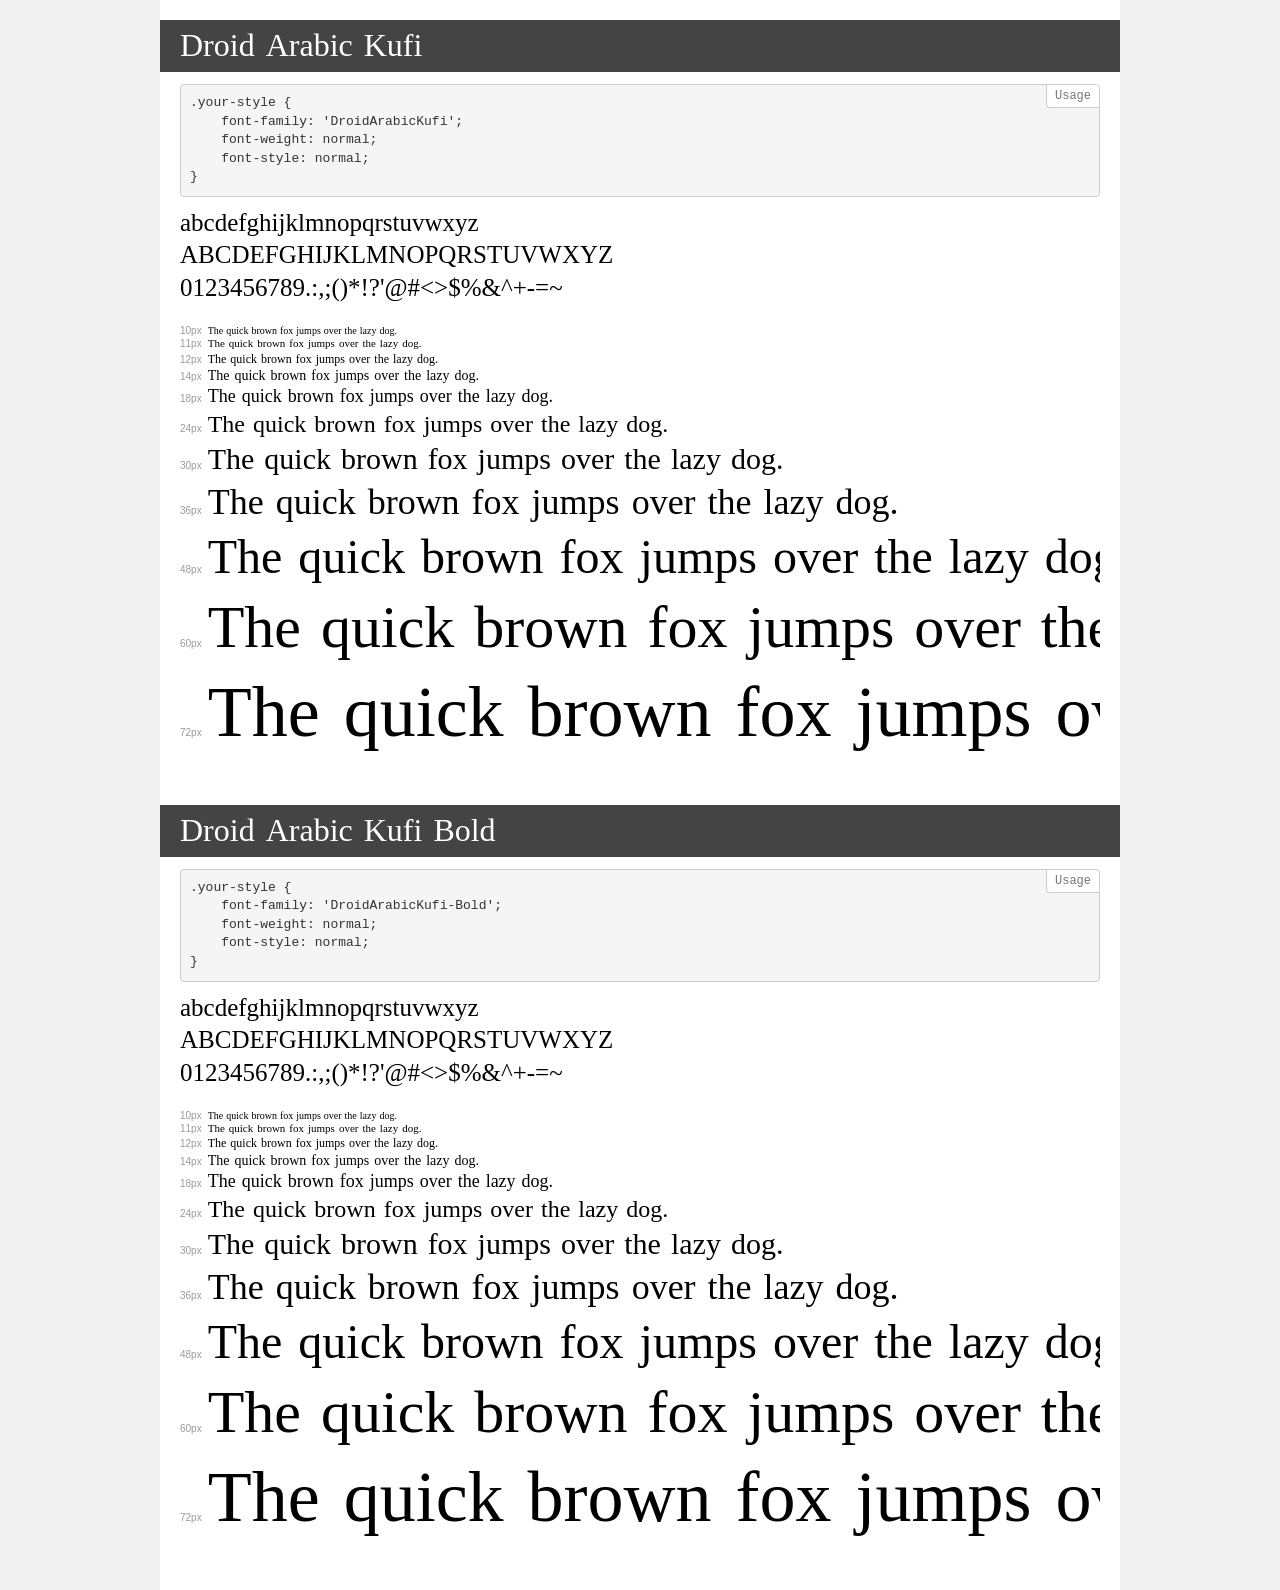
<file: wform/fonts/droid-arabic-kufi/demo.html>
<!DOCTYPE html>
<html>
<head>
    <meta charset="utf-8">
    <meta http-equiv="X-UA-Compatible" content="IE=edge">
    <meta name="viewport" content="width=device-width, initial-scale=1">
    <meta name="robots" content="noindex, noarchive">
    <meta name="format-detection" content="telephone=no">
    <title>Transfonter demo</title>
    <link href="stylesheet.css" rel="stylesheet">
    <style>
        /*
        http://meyerweb.com/eric/tools/css/reset/
        v2.0 | 20110126
        License: none (public domain)
        */
        html, body, div, span, applet, object, iframe,
        h1, h2, h3, h4, h5, h6, p, blockquote, pre,
        a, abbr, acronym, address, big, cite, code,
        del, dfn, em, img, ins, kbd, q, s, samp,
        small, strike, strong, sub, sup, tt, var,
        b, u, i, center,
        dl, dt, dd, ol, ul, li,
        fieldset, form, label, legend,
        table, caption, tbody, tfoot, thead, tr, th, td,
        article, aside, canvas, details, embed,
        figure, figcaption, footer, header, hgroup,
        menu, nav, output, ruby, section, summary,
        time, mark, audio, video {
            margin: 0;
            padding: 0;
            border: 0;
            font-size: 100%;
            font: inherit;
            vertical-align: baseline;
        }
        /* HTML5 display-role reset for older browsers */
        article, aside, details, figcaption, figure,
        footer, header, hgroup, menu, nav, section {
            display: block;
        }
        body {
            line-height: 1;
        }
        ol, ul {
            list-style: none;
        }
        blockquote, q {
            quotes: none;
        }
        blockquote:before, blockquote:after,
        q:before, q:after {
            content: '';
            content: none;
        }
        table {
            border-collapse: collapse;
            border-spacing: 0;
        }
        /* common styles */
        body {
            background: #f1f1f1;
            color: #000;
        }
        .page {
            background: #fff;
            width: 920px;
            margin: 0 auto;
            padding: 20px 20px 0 20px;
            overflow: hidden;
        }
        .font-container {
            overflow-x: auto;
            overflow-y: hidden;
            margin-bottom: 40px;
            line-height: 1.3;
            white-space: nowrap;
            padding-bottom: 5px;
        }
        h1 {
            position: relative;
            background: #444;
            font-size: 32px;
            color: #fff;
            padding: 10px 20px;
            margin: 0 -20px 12px -20px;
        }
        .letters {
            font-size: 25px;
            margin-bottom: 20px;
        }
        .s10:before {
            content: '10px';
        }
        .s11:before {
            content: '11px';
        }
        .s12:before {
            content: '12px';
        }
        .s14:before {
            content: '14px';
        }
        .s18:before {
            content: '18px';
        }
        .s24:before {
            content: '24px';
        }
        .s30:before {
            content: '30px';
        }
        .s36:before {
            content: '36px';
        }
        .s48:before {
            content: '48px';
        }
        .s60:before {
            content: '60px';
        }
        .s72:before {
            content: '72px';
        }
        .s10:before, .s11:before, .s12:before, .s14:before,
        .s18:before, .s24:before, .s30:before, .s36:before,
        .s48:before, .s60:before, .s72:before {
            font-family: Arial, sans-serif;
            font-size: 10px;
            font-weight: normal;
            font-style: normal;
            color: #999;
            padding-right: 6px;
        }
        pre {
            display: block;
            position: relative;
            padding: 9px;
            margin: 0 0 10px;
            font-family: Monaco, Menlo, Consolas, "Courier New", monospace !important;
            font-size: 13px;
            line-height: 1.428571429;
            color: #333;
            font-weight: normal !important;
            font-style: normal !important;
            background-color: #f5f5f5;
            border: 1px solid #ccc;
            overflow-x: auto;
            border-radius: 4px;
        }
        pre:after {
            display: block;
            position: absolute;
            right: 0;
            top: 0;
            content: 'Usage';
            line-height: 1;
            padding: 5px 8px;
            font-size: 12px;
            color: #767676;
            background-color: #fff;
            border: 1px solid #ccc;
            border-right: none;
            border-top: none;
            border-radius: 0 4px 0 4px;
            z-index: 10;
        }
        /* responsive */
        @media (max-width: 959px) {
            .page {
                width: auto;
                margin: 0;
            }
        }
    </style>
</head>
<body>
<div class="page">
    <div class="demo" style="font-family: 'DroidArabicKufi'; font-weight: normal; font-style: normal;">
        <h1>Droid Arabic Kufi</h1>
        <pre>.your-style {
    font-family: 'DroidArabicKufi';
    font-weight: normal;
    font-style: normal;
}</pre>
        <div class="font-container">
            <p class="letters">
                abcdefghijklmnopqrstuvwxyz<br>
ABCDEFGHIJKLMNOPQRSTUVWXYZ<br>
                0123456789.:,;()*!?'@#<>$%&^+-=~
            </p>
            <p class="s10" style="font-size: 10px;">The quick brown fox jumps over the lazy dog.</p>
            <p class="s11" style="font-size: 11px;">The quick brown fox jumps over the lazy dog.</p>
            <p class="s12" style="font-size: 12px;">The quick brown fox jumps over the lazy dog.</p>
            <p class="s14" style="font-size: 14px;">The quick brown fox jumps over the lazy dog.</p>
            <p class="s18" style="font-size: 18px;">The quick brown fox jumps over the lazy dog.</p>
            <p class="s24" style="font-size: 24px;">The quick brown fox jumps over the lazy dog.</p>
            <p class="s30" style="font-size: 30px;">The quick brown fox jumps over the lazy dog.</p>
            <p class="s36" style="font-size: 36px;">The quick brown fox jumps over the lazy dog.</p>
            <p class="s48" style="font-size: 48px;">The quick brown fox jumps over the lazy dog.</p>
            <p class="s60" style="font-size: 60px;">The quick brown fox jumps over the lazy dog.</p>
            <p class="s72" style="font-size: 72px;">The quick brown fox jumps over the lazy dog.</p>
        </div>
    </div>
    <div class="demo" style="font-family: 'DroidArabicKufi-Bold'; font-weight: normal; font-style: normal;">
        <h1>Droid Arabic Kufi Bold</h1>
        <pre>.your-style {
    font-family: 'DroidArabicKufi-Bold';
    font-weight: normal;
    font-style: normal;
}</pre>
        <div class="font-container">
            <p class="letters">
                abcdefghijklmnopqrstuvwxyz<br>
ABCDEFGHIJKLMNOPQRSTUVWXYZ<br>
                0123456789.:,;()*!?'@#<>$%&^+-=~
            </p>
            <p class="s10" style="font-size: 10px;">The quick brown fox jumps over the lazy dog.</p>
            <p class="s11" style="font-size: 11px;">The quick brown fox jumps over the lazy dog.</p>
            <p class="s12" style="font-size: 12px;">The quick brown fox jumps over the lazy dog.</p>
            <p class="s14" style="font-size: 14px;">The quick brown fox jumps over the lazy dog.</p>
            <p class="s18" style="font-size: 18px;">The quick brown fox jumps over the lazy dog.</p>
            <p class="s24" style="font-size: 24px;">The quick brown fox jumps over the lazy dog.</p>
            <p class="s30" style="font-size: 30px;">The quick brown fox jumps over the lazy dog.</p>
            <p class="s36" style="font-size: 36px;">The quick brown fox jumps over the lazy dog.</p>
            <p class="s48" style="font-size: 48px;">The quick brown fox jumps over the lazy dog.</p>
            <p class="s60" style="font-size: 60px;">The quick brown fox jumps over the lazy dog.</p>
            <p class="s72" style="font-size: 72px;">The quick brown fox jumps over the lazy dog.</p>
        </div>
    </div>
</div>
</body>
</html>
</file>
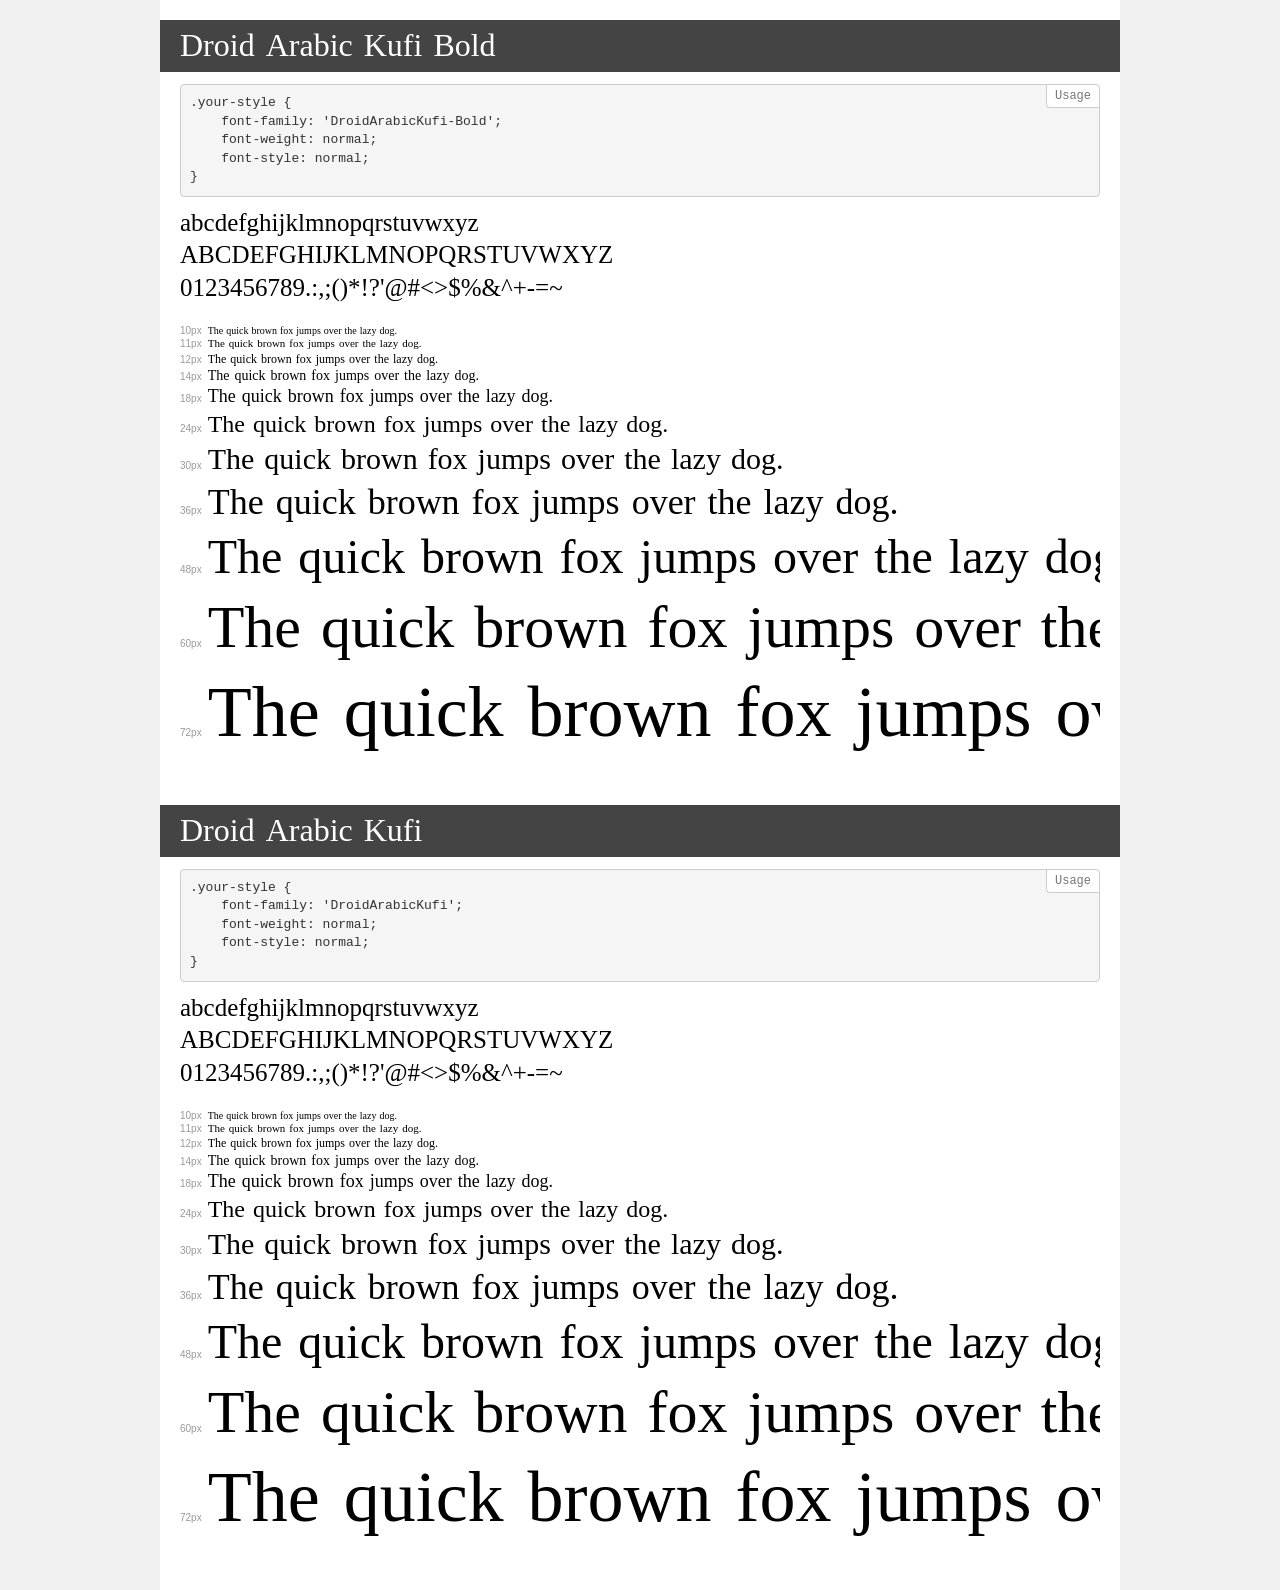
<file: wform/fonts/droid-arabic-kufi2/demo.html>
<!DOCTYPE html>
<html>
<head>
    <meta charset="utf-8">
    <meta http-equiv="X-UA-Compatible" content="IE=edge">
    <meta name="viewport" content="width=device-width, initial-scale=1">
    <meta name="robots" content="noindex, noarchive">
    <meta name="format-detection" content="telephone=no">
    <title>Transfonter demo</title>
    <link href="stylesheet.css" rel="stylesheet">
    <style>
        /*
        http://meyerweb.com/eric/tools/css/reset/
        v2.0 | 20110126
        License: none (public domain)
        */
        html, body, div, span, applet, object, iframe,
        h1, h2, h3, h4, h5, h6, p, blockquote, pre,
        a, abbr, acronym, address, big, cite, code,
        del, dfn, em, img, ins, kbd, q, s, samp,
        small, strike, strong, sub, sup, tt, var,
        b, u, i, center,
        dl, dt, dd, ol, ul, li,
        fieldset, form, label, legend,
        table, caption, tbody, tfoot, thead, tr, th, td,
        article, aside, canvas, details, embed,
        figure, figcaption, footer, header, hgroup,
        menu, nav, output, ruby, section, summary,
        time, mark, audio, video {
            margin: 0;
            padding: 0;
            border: 0;
            font-size: 100%;
            font: inherit;
            vertical-align: baseline;
        }
        /* HTML5 display-role reset for older browsers */
        article, aside, details, figcaption, figure,
        footer, header, hgroup, menu, nav, section {
            display: block;
        }
        body {
            line-height: 1;
        }
        ol, ul {
            list-style: none;
        }
        blockquote, q {
            quotes: none;
        }
        blockquote:before, blockquote:after,
        q:before, q:after {
            content: '';
            content: none;
        }
        table {
            border-collapse: collapse;
            border-spacing: 0;
        }
        /* common styles */
        body {
            background: #f1f1f1;
            color: #000;
        }
        .page {
            background: #fff;
            width: 920px;
            margin: 0 auto;
            padding: 20px 20px 0 20px;
            overflow: hidden;
        }
        .font-container {
            overflow-x: auto;
            overflow-y: hidden;
            margin-bottom: 40px;
            line-height: 1.3;
            white-space: nowrap;
            padding-bottom: 5px;
        }
        h1 {
            position: relative;
            background: #444;
            font-size: 32px;
            color: #fff;
            padding: 10px 20px;
            margin: 0 -20px 12px -20px;
        }
        .letters {
            font-size: 25px;
            margin-bottom: 20px;
        }
        .s10:before {
            content: '10px';
        }
        .s11:before {
            content: '11px';
        }
        .s12:before {
            content: '12px';
        }
        .s14:before {
            content: '14px';
        }
        .s18:before {
            content: '18px';
        }
        .s24:before {
            content: '24px';
        }
        .s30:before {
            content: '30px';
        }
        .s36:before {
            content: '36px';
        }
        .s48:before {
            content: '48px';
        }
        .s60:before {
            content: '60px';
        }
        .s72:before {
            content: '72px';
        }
        .s10:before, .s11:before, .s12:before, .s14:before,
        .s18:before, .s24:before, .s30:before, .s36:before,
        .s48:before, .s60:before, .s72:before {
            font-family: Arial, sans-serif;
            font-size: 10px;
            font-weight: normal;
            font-style: normal;
            color: #999;
            padding-right: 6px;
        }
        pre {
            display: block;
            position: relative;
            padding: 9px;
            margin: 0 0 10px;
            font-family: Monaco, Menlo, Consolas, "Courier New", monospace !important;
            font-size: 13px;
            line-height: 1.428571429;
            color: #333;
            font-weight: normal !important;
            font-style: normal !important;
            background-color: #f5f5f5;
            border: 1px solid #ccc;
            overflow-x: auto;
            border-radius: 4px;
        }
        pre:after {
            display: block;
            position: absolute;
            right: 0;
            top: 0;
            content: 'Usage';
            line-height: 1;
            padding: 5px 8px;
            font-size: 12px;
            color: #767676;
            background-color: #fff;
            border: 1px solid #ccc;
            border-right: none;
            border-top: none;
            border-radius: 0 4px 0 4px;
            z-index: 10;
        }
        /* responsive */
        @media (max-width: 959px) {
            .page {
                width: auto;
                margin: 0;
            }
        }
    </style>
</head>
<body>
<div class="page">
    <div class="demo" style="font-family: 'DroidArabicKufi-Bold'; font-weight: normal; font-style: normal;">
        <h1>Droid Arabic Kufi Bold</h1>
        <pre>.your-style {
    font-family: 'DroidArabicKufi-Bold';
    font-weight: normal;
    font-style: normal;
}</pre>
        <div class="font-container">
            <p class="letters">
                abcdefghijklmnopqrstuvwxyz<br>
ABCDEFGHIJKLMNOPQRSTUVWXYZ<br>
                0123456789.:,;()*!?'@#<>$%&^+-=~
            </p>
            <p class="s10" style="font-size: 10px;">The quick brown fox jumps over the lazy dog.</p>
            <p class="s11" style="font-size: 11px;">The quick brown fox jumps over the lazy dog.</p>
            <p class="s12" style="font-size: 12px;">The quick brown fox jumps over the lazy dog.</p>
            <p class="s14" style="font-size: 14px;">The quick brown fox jumps over the lazy dog.</p>
            <p class="s18" style="font-size: 18px;">The quick brown fox jumps over the lazy dog.</p>
            <p class="s24" style="font-size: 24px;">The quick brown fox jumps over the lazy dog.</p>
            <p class="s30" style="font-size: 30px;">The quick brown fox jumps over the lazy dog.</p>
            <p class="s36" style="font-size: 36px;">The quick brown fox jumps over the lazy dog.</p>
            <p class="s48" style="font-size: 48px;">The quick brown fox jumps over the lazy dog.</p>
            <p class="s60" style="font-size: 60px;">The quick brown fox jumps over the lazy dog.</p>
            <p class="s72" style="font-size: 72px;">The quick brown fox jumps over the lazy dog.</p>
        </div>
    </div>
    <div class="demo" style="font-family: 'DroidArabicKufi'; font-weight: normal; font-style: normal;">
        <h1>Droid Arabic Kufi</h1>
        <pre>.your-style {
    font-family: 'DroidArabicKufi';
    font-weight: normal;
    font-style: normal;
}</pre>
        <div class="font-container">
            <p class="letters">
                abcdefghijklmnopqrstuvwxyz<br>
ABCDEFGHIJKLMNOPQRSTUVWXYZ<br>
                0123456789.:,;()*!?'@#<>$%&^+-=~
            </p>
            <p class="s10" style="font-size: 10px;">The quick brown fox jumps over the lazy dog.</p>
            <p class="s11" style="font-size: 11px;">The quick brown fox jumps over the lazy dog.</p>
            <p class="s12" style="font-size: 12px;">The quick brown fox jumps over the lazy dog.</p>
            <p class="s14" style="font-size: 14px;">The quick brown fox jumps over the lazy dog.</p>
            <p class="s18" style="font-size: 18px;">The quick brown fox jumps over the lazy dog.</p>
            <p class="s24" style="font-size: 24px;">The quick brown fox jumps over the lazy dog.</p>
            <p class="s30" style="font-size: 30px;">The quick brown fox jumps over the lazy dog.</p>
            <p class="s36" style="font-size: 36px;">The quick brown fox jumps over the lazy dog.</p>
            <p class="s48" style="font-size: 48px;">The quick brown fox jumps over the lazy dog.</p>
            <p class="s60" style="font-size: 60px;">The quick brown fox jumps over the lazy dog.</p>
            <p class="s72" style="font-size: 72px;">The quick brown fox jumps over the lazy dog.</p>
        </div>
    </div>
</div>
</body>
</html>
</file>
<file: wform/fonts/droid-arabic-kufi/stylesheet.css>
@font-face {
    font-family: 'DroidArabicKufi';
    src: url('DroidArabicKufi.eot');
    src: url('DroidArabicKufi.eot?#iefix') format('embedded-opentype'),
        url('DroidArabicKufi.woff2') format('woff2'),
        url('DroidArabicKufi.woff') format('woff'),
        url('DroidArabicKufi.ttf') format('truetype'),
        url('DroidArabicKufi.svg#DroidArabicKufi') format('svg');
    font-weight: normal;
    font-style: normal;
}

@font-face {
    font-family: 'DroidArabicKufi-Bold';
    src: url('DroidArabicKufi-Bold.eot');
    src: url('DroidArabicKufi-Bold.eot?#iefix') format('embedded-opentype'),
        url('DroidArabicKufi-Bold.woff2') format('woff2'),
        url('DroidArabicKufi-Bold.woff') format('woff'),
        url('DroidArabicKufi-Bold.ttf') format('truetype'),
        url('DroidArabicKufi-Bold.svg#DroidArabicKufi-Bold') format('svg');
    font-weight: normal;
    font-style: normal;
}
</file>
<file: wform/fonts/droid-arabic-kufi2/stylesheet.css>
@font-face {
    font-family: 'DroidArabicKufi-Bold';
    src: url('DroidArabicKufi-Bold.eot');
    src: url('DroidArabicKufi-Bold.eot?#iefix') format('embedded-opentype'),
        url('DroidArabicKufi-Bold.woff2') format('woff2'),
        url('DroidArabicKufi-Bold.woff') format('woff'),
        url('DroidArabicKufi-Bold.ttf') format('truetype'),
        url('DroidArabicKufi-Bold.svg#DroidArabicKufi-Bold') format('svg');
    font-weight: normal;
    font-style: normal;
}

@font-face {
    font-family: 'DroidArabicKufi';
    src: url('DroidArabicKufi.eot');
    src: url('DroidArabicKufi.eot?#iefix') format('embedded-opentype'),
        url('DroidArabicKufi.woff2') format('woff2'),
        url('DroidArabicKufi.woff') format('woff'),
        url('DroidArabicKufi.ttf') format('truetype'),
        url('DroidArabicKufi.svg#DroidArabicKufi') format('svg');
    font-weight: normal;
    font-style: normal;
}
</file>
